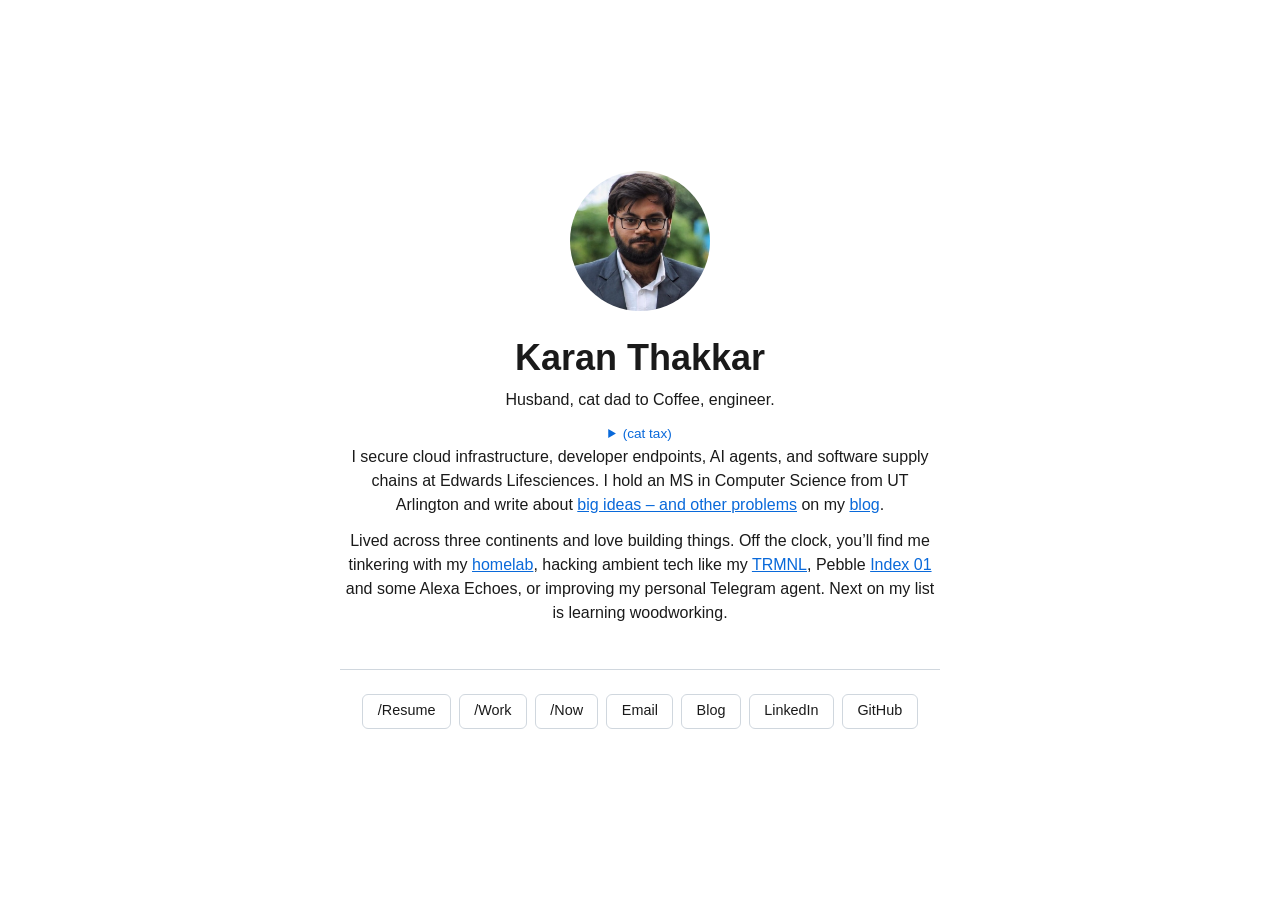
<file: index.html>
<!DOCTYPE html>
<html lang="en">
<head>
<meta charset="utf-8">
<meta name="viewport" content="width=device-width, initial-scale=1">
<title>Karan Thakkar</title>
<meta name="description" content="Cloud Security and DevSecOps · Ireland">
<link rel="canonical" href="https://karant.dev/">
<link rel="alternate" type="text/markdown" href="/index.md" title="Markdown source">
<meta property="og:site_name" content="Karan Thakkar">
<meta property="og:title" content="Karan Thakkar">
<meta property="og:description" content="Cloud Security and DevSecOps · Ireland">
<meta property="og:url" content="https://karant.dev/">
<meta property="og:type" content="profile">
<meta property="og:image" content="https://karant.dev/files/headshot.jpg">
<meta name="twitter:card" content="summary_large_image">
<meta name="twitter:title" content="Karan Thakkar">
<meta name="twitter:description" content="Cloud Security and DevSecOps · Ireland">
<meta name="twitter:image" content="https://karant.dev/files/headshot.jpg">
<script type="application/ld+json">
{
  "@context": "https://schema.org",
  "@type": "Person",
  "name": "Karan Thakkar",
  "url": "https://karant.dev/",
  "image": "https://karant.dev/files/headshot.jpg",
  "jobTitle": "Cloud, Enterprise, and Developer Security Engineer",
  "worksFor": {
    "@type": "Organization",
    "name": "Edwards Lifesciences",
    "url": "https://www.edwards.com"
  },
  "knowsAbout": [    "Cloud Security",    "Enterprise Security",    "Developer Endpoint Security",    "Software Supply Chain Security",    "DevSecOps",    "Secure CI/CD"  ],
  "sameAs": [    "https://github.com/karant-dev",    "https://www.linkedin.com/in/karan-thakkar97",    "https://blog.karant.dev"  ]
}
</script>
<link rel="icon" href="/favicon.ico">
<link rel="stylesheet" href="style.css">
</head>
<body class="home">
<main>
<img class="portrait" src="files/headshot.jpg" alt="Karan Thakkar">
<h1 id="karan-thakkar">Karan Thakkar</h1>
<p>Husband, cat dad to Coffee, engineer.</p>
<details>
<summary style="cursor: pointer; color: var(--accent); font-size: 0.85rem; list-style-position: inside;">
(cat tax)
</summary>
<img src="/files/coffee.jpg" alt="Coffee the cat" style="max-width: 240px; border-radius: 12px; margin: 0.75rem auto 1rem; display: block;" />
</details>
<p>I secure cloud infrastructure, developer endpoints, AI agents, and software supply chains at Edwards Lifesciences. I hold an MS in Computer Science from UT Arlington and write about <a href="https://www.theverge.com/decoder-podcast-with-nilay-patel#:~:text=big%20ideas%20–%20and%20other%20problems">big ideas – and other problems</a> on my <a href="https://blog.karant.dev">blog</a>.</p>
<p>Lived across three continents and love building things. Off the clock, you’ll find me tinkering with my <a href="https://github.com/karant-dev/homelab">homelab</a>, hacking ambient tech like my <a href="https://shop.trmnl.com/products/trmnl-x">TRMNL</a>, Pebble <a href="https://repebble.com/index">Index 01</a> and some Alexa Echoes, or improving my personal Telegram agent. Next on my list is learning woodworking.</p>
<nav class="links">
<a href="/files/resume.pdf">/Resume</a>
<a href="/work">/Work</a>
<a href="/now">/Now</a>
<a href="mailto:hello@karant.dev">Email</a>
<a href="https://blog.karant.dev" target="_blank" rel="noopener">Blog</a>
<a href="https://www.linkedin.com/in/karan-thakkar97" target="_blank" rel="noopener">LinkedIn</a>
<a href="https://github.com/karant-dev" target="_blank" rel="noopener">GitHub</a>
</nav>
</main>
</body>
</html>
</file>
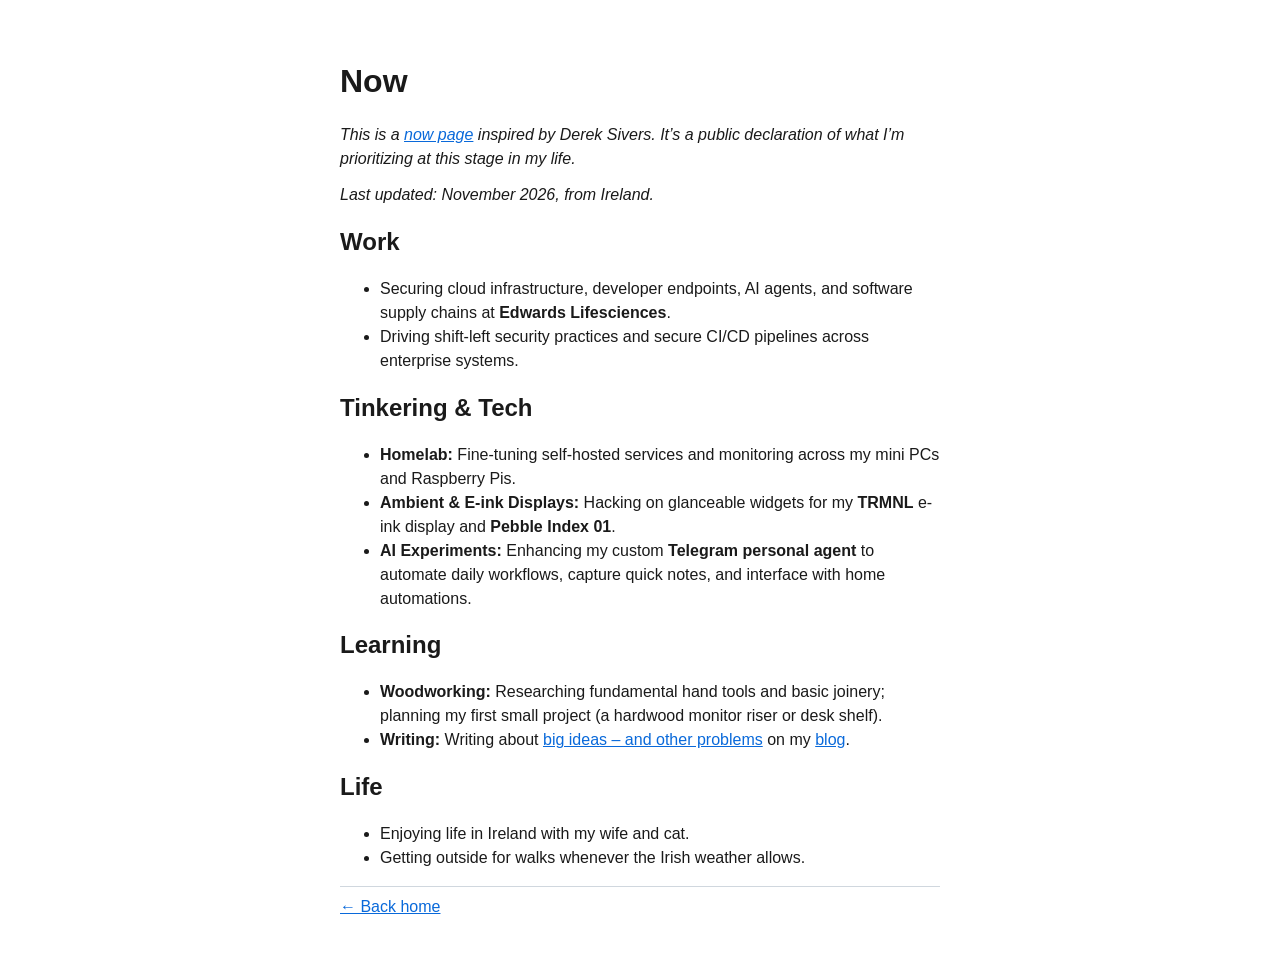
<file: p/now.html>
<!DOCTYPE html>
<html lang="en">
<head>
<meta charset="utf-8">
<meta name="viewport" content="width=device-width, initial-scale=1">
<title>Karan – Now</title>
<meta name="description" content="What I’m focused on right now — November 2026.">
<link rel="canonical" href="https://karant.dev/p/now">
<link rel="alternate" type="text/markdown" href="/p/now.md" title="Markdown source">
<meta property="og:site_name" content="Karan Thakkar">
<meta property="og:title" content="Karan – Now">
<meta property="og:description" content="What I’m focused on right now — November 2026.">
<meta property="og:url" content="https://karant.dev/p/now">
<meta property="og:type" content="article">
<meta property="og:image" content="https://karant.dev/files/headshot.jpg">
<meta name="twitter:card" content="summary_large_image">
<meta name="twitter:title" content="Karan – Now">
<meta name="twitter:description" content="What I’m focused on right now — November 2026.">
<meta name="twitter:image" content="https://karant.dev/files/headshot.jpg">
<link rel="icon" href="/favicon.ico">
<link rel="stylesheet" href="../style.css">
</head>
<body>
<main>
<h1 class="title">Now</h1>
<p><em>This is a <a href="https://nownownow.com/about">now page</a> inspired by Derek Sivers. It’s a public declaration of what I’m prioritizing at this stage in my life.</em></p>
<p><em>Last updated: November 2026, from Ireland.</em></p>
<h2 id="work">Work</h2>
<ul>
<li>Securing cloud infrastructure, developer endpoints, AI agents, and software supply chains at <strong>Edwards Lifesciences</strong>.</li>
<li>Driving shift-left security practices and secure CI/CD pipelines across enterprise systems.</li>
</ul>
<h2 id="tinkering-tech">Tinkering &amp; Tech</h2>
<ul>
<li><strong>Homelab:</strong> Fine-tuning self-hosted services and monitoring across my mini PCs and Raspberry Pis.</li>
<li><strong>Ambient &amp; E-ink Displays:</strong> Hacking on glanceable widgets for my <strong>TRMNL</strong> e-ink display and <strong>Pebble Index 01</strong>.</li>
<li><strong>AI Experiments:</strong> Enhancing my custom <strong>Telegram personal agent</strong> to automate daily workflows, capture quick notes, and interface with home automations.</li>
</ul>
<h2 id="learning">Learning</h2>
<ul>
<li><strong>Woodworking:</strong> Researching fundamental hand tools and basic joinery; planning my first small project (a hardwood monitor riser or desk shelf).</li>
<li><strong>Writing:</strong> Writing about <a href="https://www.theverge.com/decoder-podcast-with-nilay-patel#:~:text=big%20ideas%20–%20and%20other%20problems">big ideas – and other problems</a> on my <a href="https://blog.karant.dev">blog</a>.</li>
</ul>
<h2 id="life">Life</h2>
<ul>
<li>Enjoying life in Ireland with my wife and cat.</li>
<li>Getting outside for walks whenever the Irish weather allows.</li>
</ul>
<hr />
<p><a href="/">← Back home</a></p>
</main>
</body>
</html>
</file>
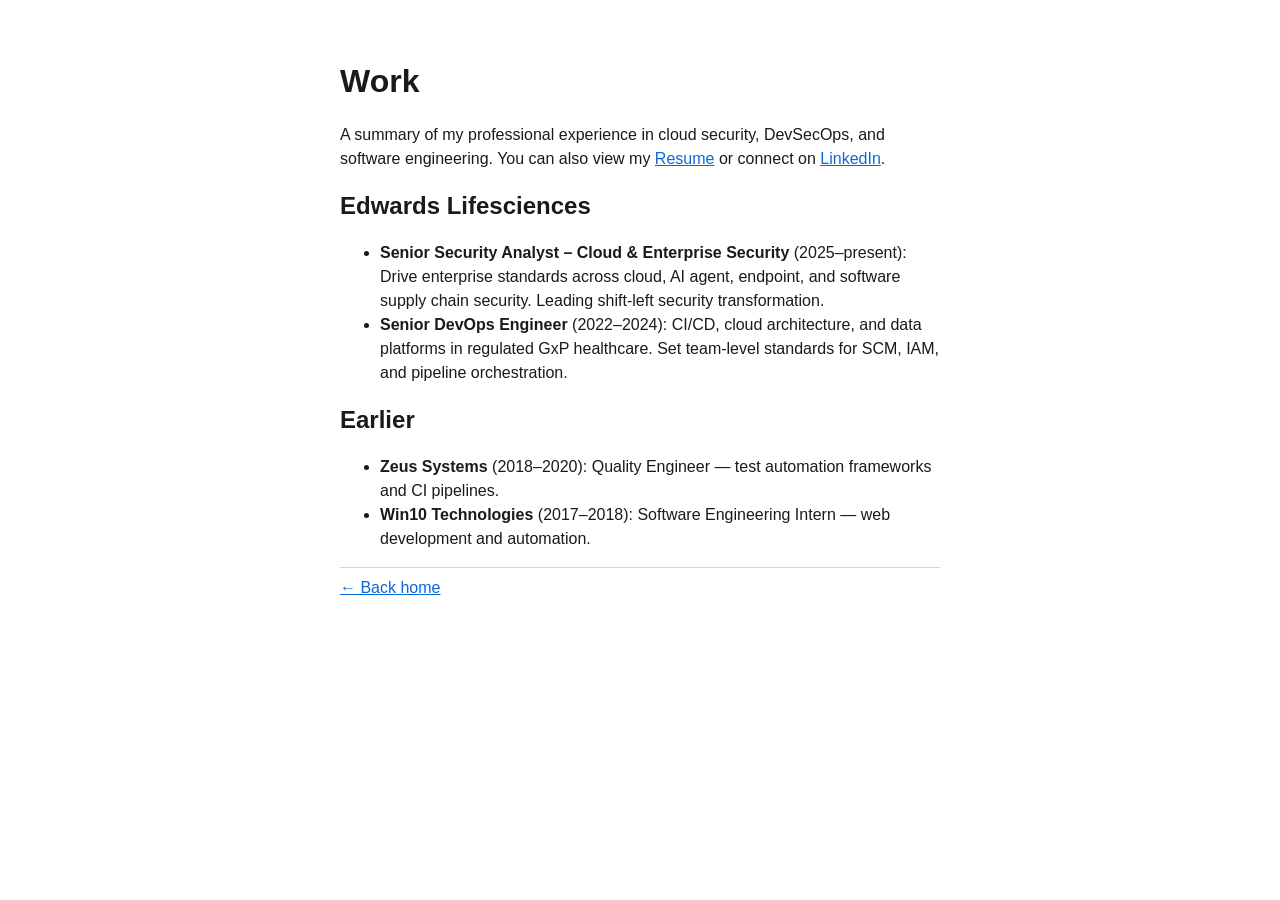
<file: p/work.html>
<!DOCTYPE html>
<html lang="en">
<head>
<meta charset="utf-8">
<meta name="viewport" content="width=device-width, initial-scale=1">
<title>Karan – Work</title>
<meta name="description" content="Work experience and career history — Karan Thakkar">
<link rel="canonical" href="https://karant.dev/p/work">
<link rel="alternate" type="text/markdown" href="/p/work.md" title="Markdown source">
<meta property="og:site_name" content="Karan Thakkar">
<meta property="og:title" content="Karan – Work">
<meta property="og:description" content="Work experience and career history — Karan Thakkar">
<meta property="og:url" content="https://karant.dev/p/work">
<meta property="og:type" content="article">
<meta property="og:image" content="https://karant.dev/files/headshot.jpg">
<meta name="twitter:card" content="summary_large_image">
<meta name="twitter:title" content="Karan – Work">
<meta name="twitter:description" content="Work experience and career history — Karan Thakkar">
<meta name="twitter:image" content="https://karant.dev/files/headshot.jpg">
<link rel="icon" href="/favicon.ico">
<link rel="stylesheet" href="../style.css">
</head>
<body>
<main>
<h1 class="title">Work</h1>
<p>A summary of my professional experience in cloud security, DevSecOps, and software engineering. You can also view my <a href="/files/resume.pdf">Resume</a> or connect on <a href="https://www.linkedin.com/in/karan-thakkar97">LinkedIn</a>.</p>
<h2 id="edwards-lifesciences">Edwards Lifesciences</h2>
<ul>
<li><strong>Senior Security Analyst – Cloud &amp; Enterprise Security</strong> (2025–present): Drive enterprise standards across cloud, AI agent, endpoint, and software supply chain security. Leading shift-left security transformation.</li>
<li><strong>Senior DevOps Engineer</strong> (2022–2024): CI/CD, cloud architecture, and data platforms in regulated GxP healthcare. Set team-level standards for SCM, IAM, and pipeline orchestration.</li>
</ul>
<h2 id="earlier">Earlier</h2>
<ul>
<li><strong>Zeus Systems</strong> (2018–2020): Quality Engineer — test automation frameworks and CI pipelines.</li>
<li><strong>Win10 Technologies</strong> (2017–2018): Software Engineering Intern — web development and automation.</li>
</ul>
<hr />
<p><a href="/">← Back home</a></p>
</main>
</body>
</html>
</file>
<file: style.css>
:root {
  color-scheme: light dark;
  --bg: #ffffff;
  --fg: #1a1a1a;
  --muted: #57606a;
  --border: #d0d7de;
  --accent: #0969da;
}

@media (prefers-color-scheme: dark) {
  :root {
    --bg: #0d1117;
    --fg: #e6edf3;
    --muted: #8b949e;
    --border: #30363d;
    --accent: #58a6ff;
  }
}

* {
  box-sizing: border-box;
}

body {
  margin: 0;
  background: var(--bg);
  color: var(--fg);
  font-family: -apple-system, BlinkMacSystemFont, "Segoe UI", Roboto,
    Helvetica, Arial, sans-serif;
  line-height: 1.5;
}

main {
  max-width: 40rem;
  margin: 0 auto;
  padding: 2.5rem 1.25rem;
}

a {
  color: var(--accent);
}

p {
  margin: 0 0 0.75em;
}

img {
  max-width: 100%;
}

h1, h2, h3 {
  line-height: 1.25;
}

code, pre {
  font-family: ui-monospace, SFMono-Regular, Menlo, Consolas, monospace;
  font-size: 0.9em;
}

pre {
  padding: 0.75rem 1rem;
  overflow-x: auto;
  border: 1px solid var(--border);
  border-radius: 6px;
}

blockquote {
  margin-left: 0;
  padding-left: 1rem;
  border-left: 3px solid var(--border);
  color: var(--muted);
}

hr {
  border: 0;
  border-top: 1px solid var(--border);
}

table {
  border-collapse: collapse;
}

th, td {
  border: 1px solid var(--border);
  padding: 0.3rem 0.75rem;
  text-align: left;
}

/* Forms */

form label {
  display: block;
  margin-bottom: 0.25rem;
  font-size: 0.9rem;
  color: var(--muted);
}

input[type="text"],
input[type="email"],
textarea {
  width: 100%;
  padding: 0.45rem 0.6rem;
  font: inherit;
  color: var(--fg);
  background: var(--bg);
  border: 1px solid var(--border);
  border-radius: 6px;
}

input:focus,
textarea:focus {
  outline: none;
  border-color: var(--accent);
}

textarea {
  resize: vertical;
}

button[type="submit"] {
  font: inherit;
  font-size: 0.9rem;
  color: inherit;
  background: none;
  border: 1px solid var(--border);
  border-radius: 6px;
  padding: 0.35rem 0.9rem;
  cursor: pointer;
}

button[type="submit"]:hover {
  border-color: var(--accent);
  color: var(--accent);
}

/* Homepage */

body.home main {
  min-height: 100svh;
  display: flex;
  flex-direction: column;
  justify-content: center;
  text-align: center;
}

.portrait {
  width: 140px;
  height: 140px;
  object-fit: cover;
  border-radius: 50%;
  align-self: center;
}

body.home h1,
body.home h1.title {
  font-size: 2.25rem;
  font-weight: 600;
  margin: 1.5rem 0 0.5rem;
}

body.home ul {
  text-align: left;
  display: inline-block;
  margin: 0 auto 0.75em;
  padding-left: 1.25rem;
}

.links {
  margin-top: 2rem;
  padding-top: 1.5rem;
  border-top: 1px solid var(--border);
  display: flex;
  flex-wrap: wrap;
  justify-content: center;
  gap: 0.5rem;
}

.links a {
  border: 1px solid var(--border);
  border-radius: 6px;
  padding: 0.35rem 0.9rem;
  font-size: 0.9rem;
  color: inherit;
  text-decoration: none;
  white-space: nowrap;
}

.links a:hover {
  border-color: var(--accent);
  color: var(--accent);
}
</file>
